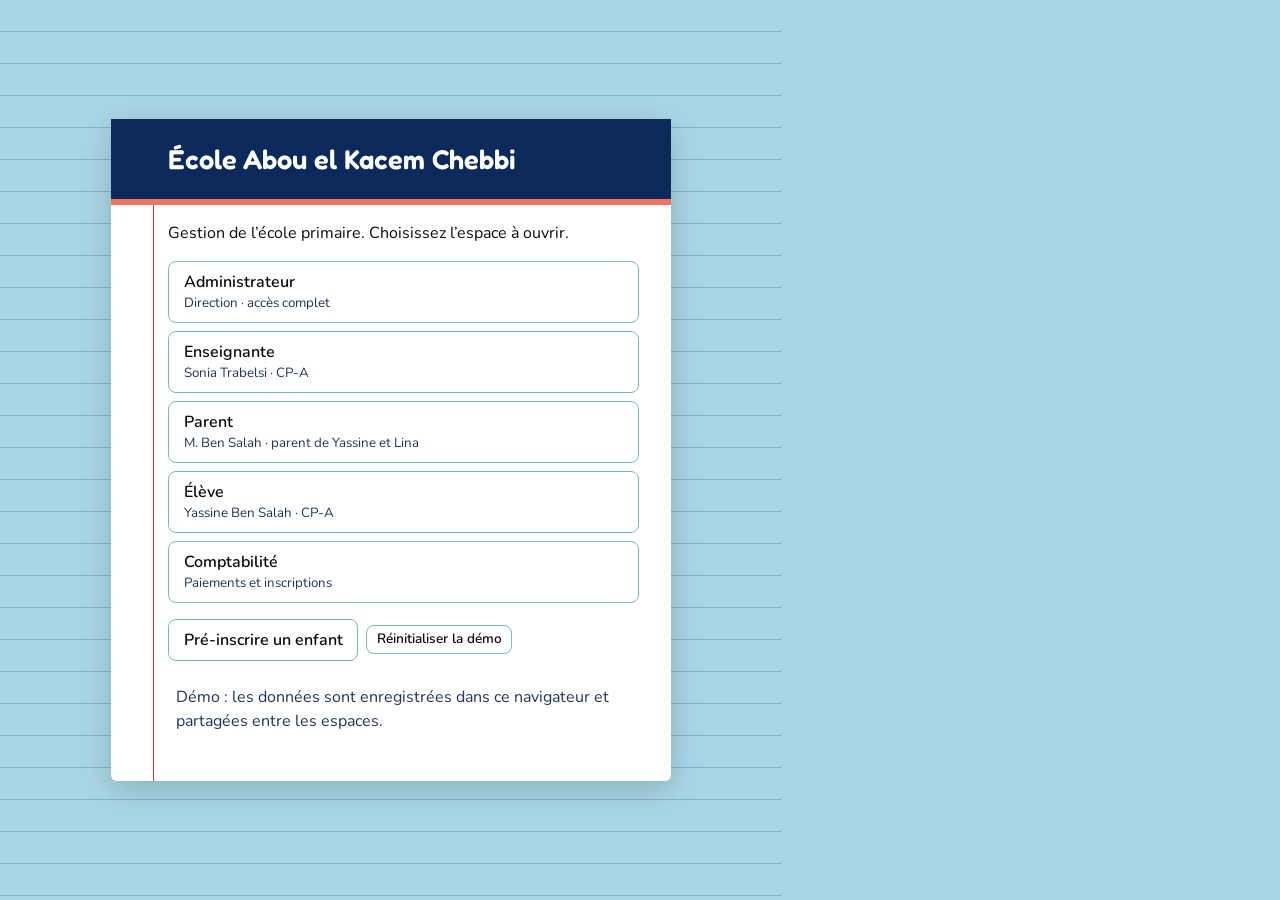
<file: BigDataAndCloud/index.html>
<!doctype html>
<html lang="fr">
<head>
<meta charset="utf-8">
<meta name="viewport" content="width=device-width, initial-scale=1, viewport-fit=cover">
<title>Accueil – École Abou el Kacem Chebbi</title>
<link href="https://fonts.googleapis.com/css2?family=Fredoka:wght@500;600&family=Nunito:wght@400;600;700&display=swap" rel="stylesheet">
<link rel="stylesheet" href="style2.css">
</head>
<body>
<div id="app"></div><div id="modal"></div><div id="toast" role="status"></div>
<script src="core.js"></script>
<script>
load();
const PAGES=[['admin.html','Administrateur','Direction · accès complet'],['enseignant.html','Enseignante','Sonia Trabelsi · CP-A'],['parent.html','Parent','M. Ben Salah · parent de Yassine et Lina'],['eleve.html','Élève','Yassine Ben Salah · CP-A'],['comptabilite.html','Comptabilité','Paiements et inscriptions']];
$('#app').innerHTML=`<div class=login><div class=sheet><h1>École Abou el Kacem Chebbi</h1><p>Gestion de l’école primaire. Choisissez l’espace à ouvrir.</p><div class=prof>${J(PAGES.map(p=>`<a class=btn href="${p[0]}" style="text-decoration:none">${p[1]}<small>${p[2]}</small></a>`))}</div><div class=ha><button class=btn onclick=pre()>Pré-inscrire un enfant</button><button class="btn sm" onclick=reset()>Réinitialiser la démo</button></div><p class=note>Démo : les données sont enregistrées dans ce navigateur et partagées entre les espaces.</p></div></div>`;
</script>
</body>
</html>
</file>
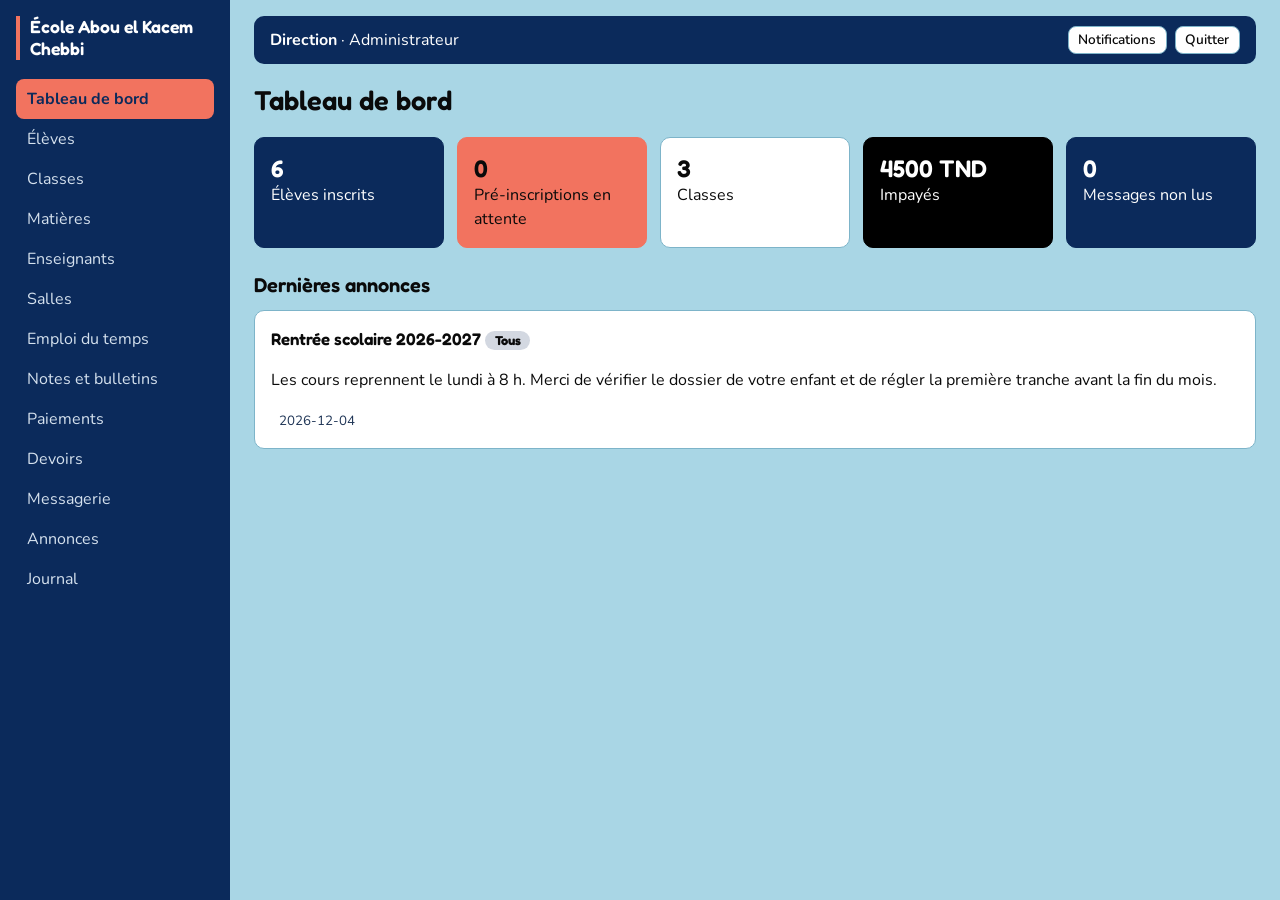
<file: BigDataAndCloud/admin.html>
<!doctype html>
<html lang="fr">
<head>
<meta charset="utf-8">
<meta name="viewport" content="width=device-width, initial-scale=1, viewport-fit=cover">
<title>Administrateur – École Abou el Kacem Chebbi</title>
<link href="https://fonts.googleapis.com/css2?family=Fredoka:wght@500;600&family=Nunito:wght@400;600;700&display=swap" rel="stylesheet">
<link rel="stylesheet" href="style2.css">
</head>
<body>
<div id="app"></div><div id="modal"></div><div id="toast" role="status"></div>
<script src="core.js"></script>
<script src="admin.js"></script>
</body>
</html>
</file>
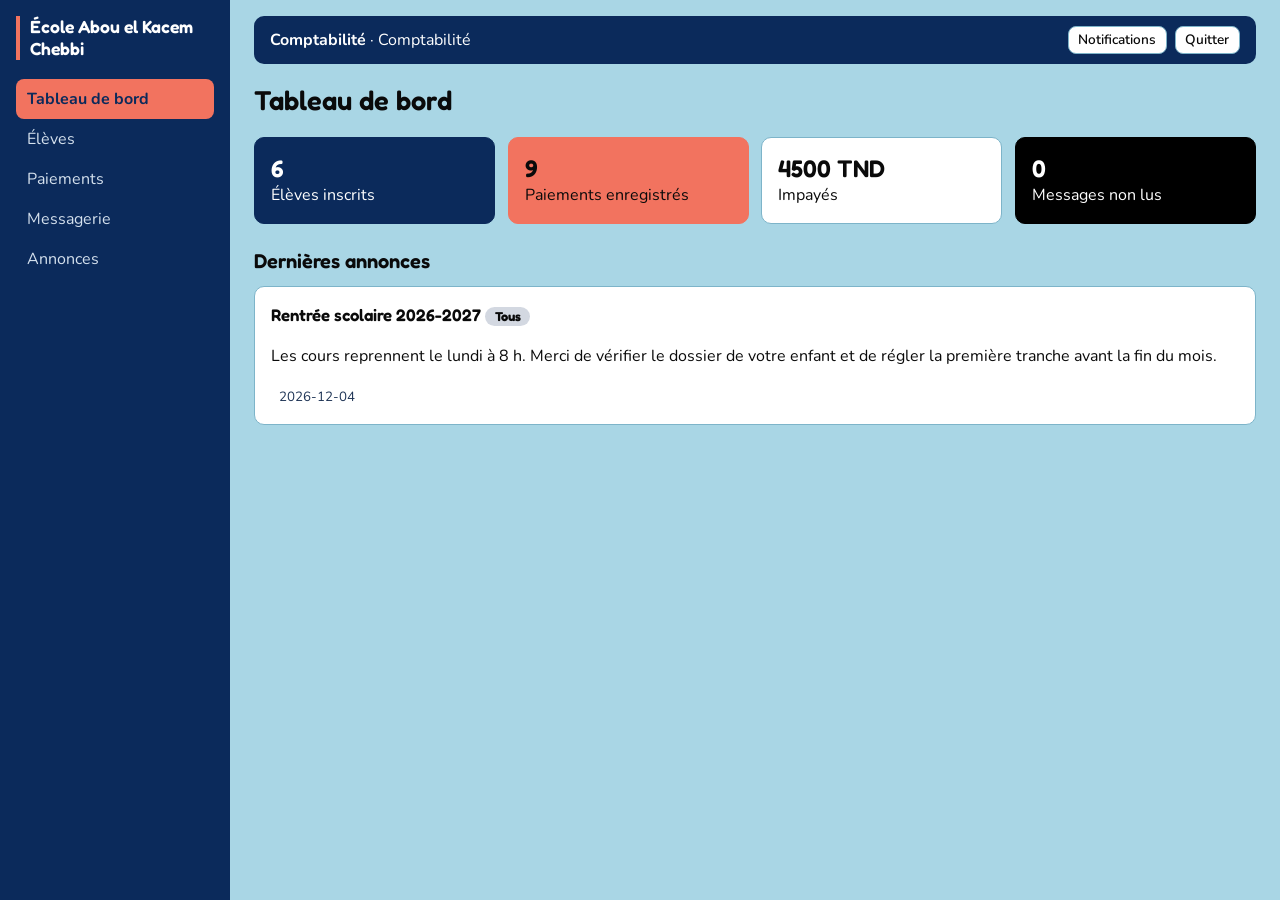
<file: BigDataAndCloud/comptabilite.html>
<!doctype html>
<html lang="fr">
<head>
<meta charset="utf-8">
<meta name="viewport" content="width=device-width, initial-scale=1, viewport-fit=cover">
<title>Comptabilité – École Abou el Kacem Chebbi</title>
<link href="https://fonts.googleapis.com/css2?family=Fredoka:wght@500;600&family=Nunito:wght@400;600;700&display=swap" rel="stylesheet">
<link rel="stylesheet" href="style2.css">
</head>
<body>
<div id="app"></div><div id="modal"></div><div id="toast" role="status"></div>
<script src="core.js"></script>
<script src="comptabilite.js"></script>
</body>
</html>
</file>
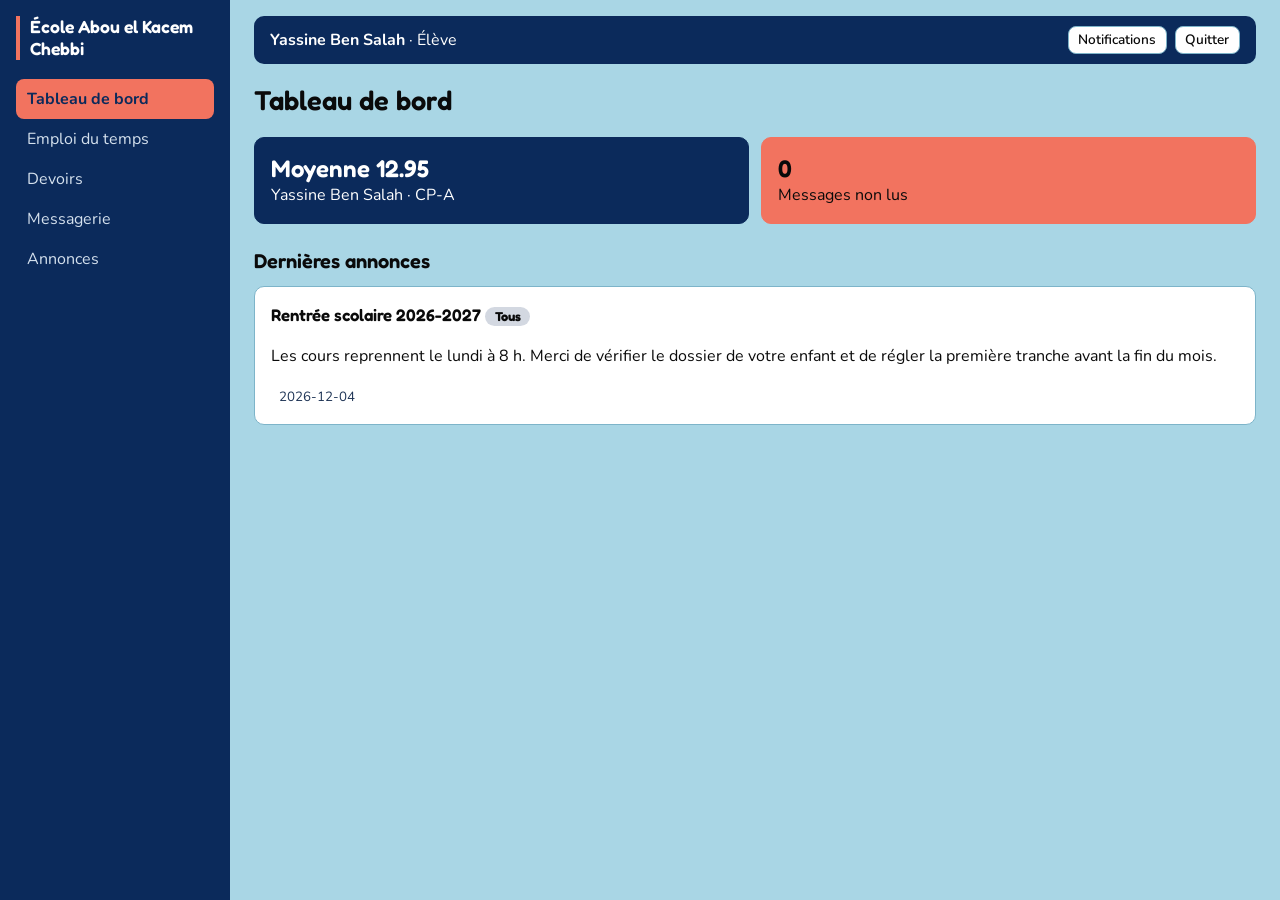
<file: BigDataAndCloud/eleve.html>
<!doctype html>
<html lang="fr">
<head>
<meta charset="utf-8">
<meta name="viewport" content="width=device-width, initial-scale=1, viewport-fit=cover">
<title>Élève – École Abou el Kacem Chebbi</title>
<link href="https://fonts.googleapis.com/css2?family=Fredoka:wght@500;600&family=Nunito:wght@400;600;700&display=swap" rel="stylesheet">
<link rel="stylesheet" href="style2.css">
</head>
<body>
<div id="app"></div><div id="modal"></div><div id="toast" role="status"></div>
<script src="core.js"></script>
<script src="eleve.js"></script>
</body>
</html>
</file>
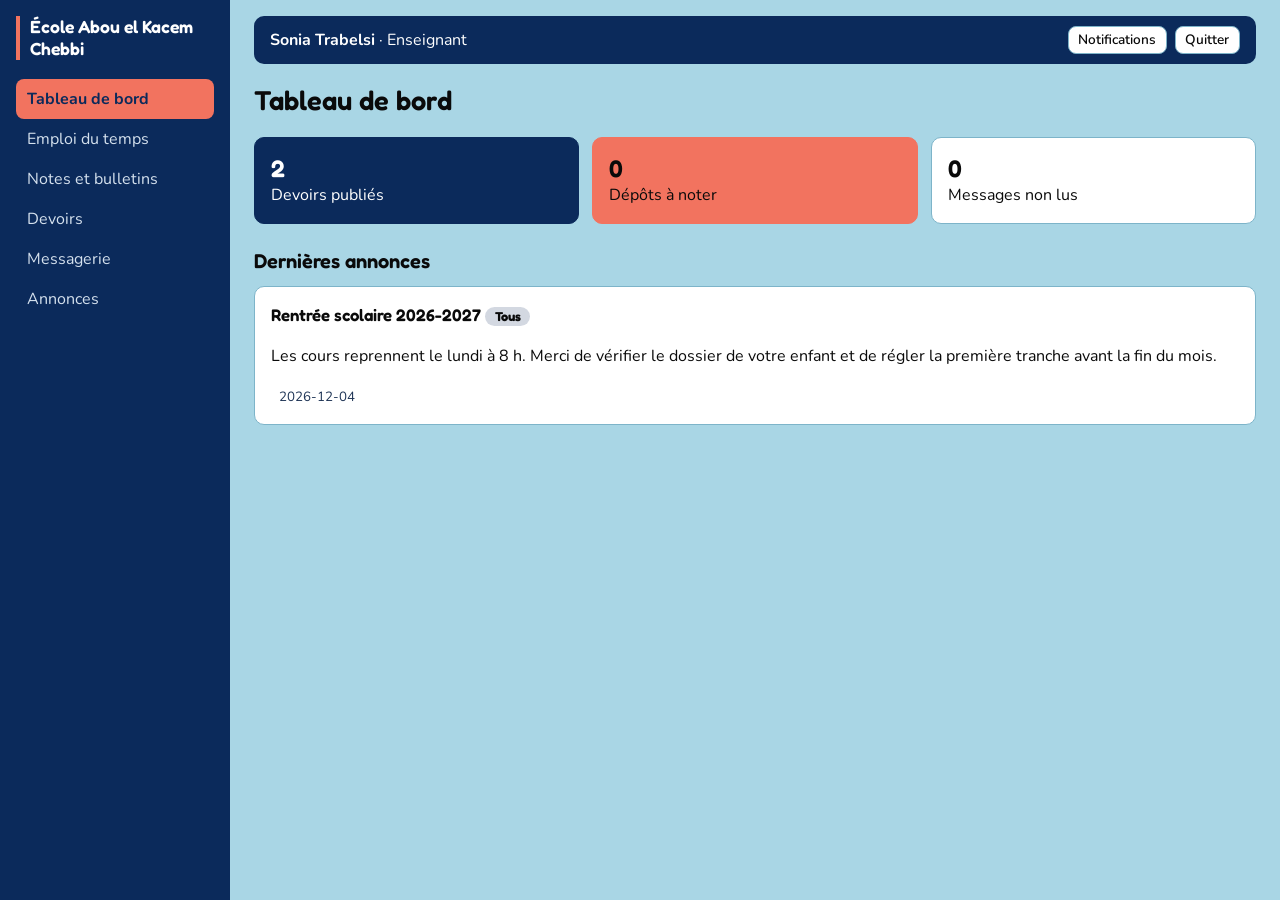
<file: BigDataAndCloud/enseignant.html>
<!doctype html>
<html lang="fr">
<head>
<meta charset="utf-8">
<meta name="viewport" content="width=device-width, initial-scale=1, viewport-fit=cover">
<title>Enseignant – École Abou el Kacem Chebbi</title>
<link href="https://fonts.googleapis.com/css2?family=Fredoka:wght@500;600&family=Nunito:wght@400;600;700&display=swap" rel="stylesheet">
<link rel="stylesheet" href="style2.css">
</head>
<body>
<div id="app"></div><div id="modal"></div><div id="toast" role="status"></div>
<script src="core.js"></script>
<script src="enseignant.js"></script>
</body>
</html>
</file>
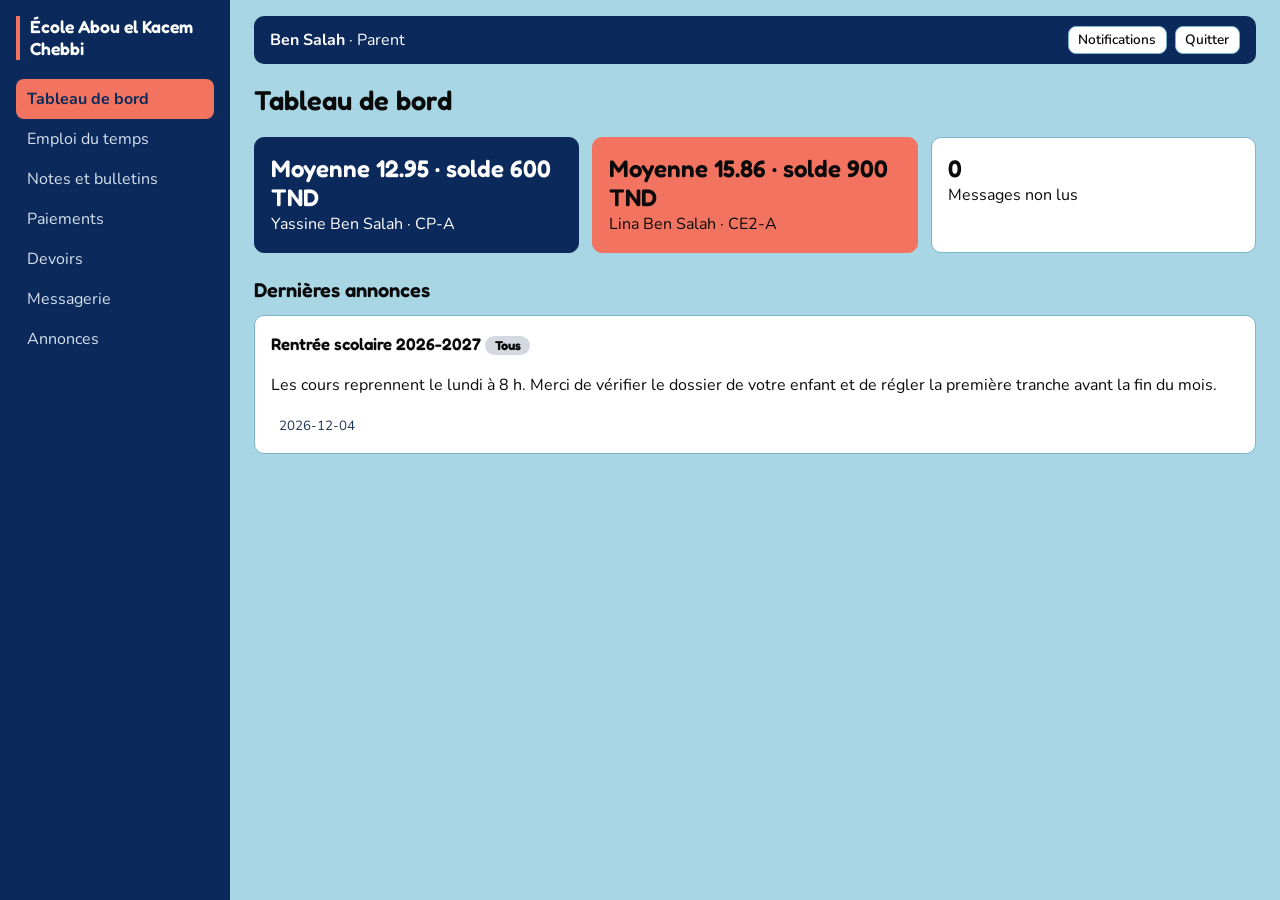
<file: BigDataAndCloud/parent.html>
<!doctype html>
<html lang="fr">
<head>
<meta charset="utf-8">
<meta name="viewport" content="width=device-width, initial-scale=1, viewport-fit=cover">
<title>Parent – École Abou el Kacem Chebbi</title>
<link href="https://fonts.googleapis.com/css2?family=Fredoka:wght@500;600&family=Nunito:wght@400;600;700&display=swap" rel="stylesheet">
<link rel="stylesheet" href="style2.css">
</head>
<body>
<div id="app"></div><div id="modal"></div><div id="toast" role="status"></div>
<script src="core.js"></script>
<script src="parent.js"></script>
</body>
</html>
</file>
<file: BigDataAndCloud/style2.css>
:root{--bg:#a9d6e5;--card:#ffffff;--tx:#0a0a0a;--mut:#1f3556;--teal:#0b2a5b;--pri:#0b2a5b;--sun:#f2735f;--red:#c13f2a;--line:#7db4c9;--side:#0b2a5b;--navy:#0b2a5b;color-scheme:light;box-sizing:border-box;padding-top:env(safe-area-inset-top,0px);padding-bottom:env(safe-area-inset-bottom,0px)}
@media(prefers-color-scheme:dark){:root:not([data-theme="light"]){--bg:#061633;--card:#0b2a5b;--tx:#ffffff;--mut:#a9d6e5;--teal:#a9d6e5;--pri:#2f63b8;--sun:#f2735f;--red:#f58f7e;--line:#24498a;--side:#000000;color-scheme:dark}}
:root[data-theme="dark"]{--bg:#061633;--card:#0b2a5b;--tx:#ffffff;--mut:#a9d6e5;--teal:#a9d6e5;--pri:#2f63b8;--sun:#f2735f;--red:#f58f7e;--line:#24498a;--side:#000000;color-scheme:dark}
html{scroll-padding-top:env(safe-area-inset-top,0px)}
*{box-sizing:border-box}
body{margin:0;background:var(--bg);color:var(--tx);font:16px/1.5 Nunito,system-ui,sans-serif}
h1,h2,h3,.brand{font-family:Fredoka,Nunito,sans-serif;font-weight:600;margin:0}
h1{font-size:1.7rem}h2{font-size:1.25rem;margin:1.4rem 0 .6rem}h3{font-size:1.05rem}
.btn{font:inherit;font-weight:600;padding:.5rem .9rem;border:1px solid var(--line);background:var(--card);color:var(--tx);border-radius:8px;cursor:pointer}
.btn.pri{background:var(--pri);border-color:var(--pri);color:#fff}.btn.sm{padding:.2rem .6rem;font-size:.85rem}.btn.danger{color:var(--red)}
:focus-visible{outline:3px solid var(--sun);outline-offset:2px}
#app{display:flex;min-height:100vh}
aside{width:230px;background:var(--side);color:#fff;padding:1rem;position:sticky;top:0;align-self:flex-start;min-height:100vh}
.brand{color:#fff;font-size:1.1rem;line-height:1.25;margin-bottom:1.2rem;padding-left:.6rem;border-left:4px solid var(--sun)}
nav a{display:block;color:#d5e1ee;text-decoration:none;padding:.5rem .7rem;border-radius:8px}nav a:hover{background:rgba(255,255,255,.1)}nav a.on{background:var(--sun);color:#0b2a5b;font-weight:700}
main{flex:1;min-width:0;padding:1rem 1.5rem}
header{display:flex;justify-content:space-between;align-items:center;gap:.5rem;flex-wrap:wrap;margin-bottom:1rem;color:var(--mut)}
.hd{display:flex;justify-content:space-between;align-items:center;gap:.7rem;flex-wrap:wrap;margin-bottom:1rem}.ha{display:flex;gap:.5rem;flex-wrap:wrap;align-items:center}
.card{background:var(--card);border:1px solid var(--line);border-radius:10px;padding:1rem;margin-bottom:.8rem}
.stats{display:grid;grid-template-columns:repeat(auto-fit,minmax(190px,1fr));gap:.8rem}.stats .card{margin:0}.stats b{display:block;font:600 1.5rem Fredoka,sans-serif;color:var(--teal)}.stats span{color:var(--mut)}
.tw{overflow-x:auto;background:var(--card);border:1px solid var(--line);border-radius:10px;margin-bottom:.8rem}
table{border-collapse:collapse;width:100%}th,td{padding:.55rem .75rem;text-align:left;border-bottom:1px solid var(--line);vertical-align:top}th{font-weight:700;color:var(--mut);font-size:.9rem}
.ra{white-space:nowrap;text-align:right}
input,select,textarea{font:inherit;padding:.45rem .6rem;border:1px solid var(--line);border-radius:8px;background:var(--bg);color:var(--tx);width:100%}
.ha input,.ha select{width:auto}
label{display:block;margin-bottom:.7rem;font-weight:600;font-size:.92rem}label input,label select,label textarea{margin-top:.2rem;font-weight:400}
.ov{position:fixed;inset:0;background:rgba(10,20,32,.55);display:flex;align-items:flex-start;justify-content:center;overflow:auto;padding:2rem 1rem;z-index:20}
.md{background:var(--card);border-radius:12px;padding:1.3rem;width:min(760px,100%)}
.act{display:flex;gap:.5rem;justify-content:flex-end;margin-top:1rem;flex-wrap:wrap}.err{color:var(--red);font-weight:600;margin:0}
.tag{display:inline-block;padding:0 .6rem;border-radius:99px;font-size:.8rem;font-weight:700;background:color-mix(in srgb,var(--teal) 18%,transparent)}.tag.bad{background:color-mix(in srgb,var(--red) 20%,transparent);color:var(--red)}
.week{display:grid;grid-template-columns:repeat(auto-fit,minmax(210px,1fr));gap:.7rem}.day{background:var(--card);border:1px solid var(--line);border-radius:10px;padding:.7rem}
.slot{border-left:4px solid var(--sun);padding:.3rem .6rem;margin:.5rem 0;background:var(--bg);border-radius:0 8px 8px 0}.slot small{display:block;color:var(--mut)}
.msg{display:flex;gap:1rem;padding:.7rem 1rem;background:var(--card);border:1px solid var(--line);border-radius:10px;margin-bottom:.4rem;cursor:pointer;flex-wrap:wrap}.msg.new{border-left:5px solid var(--teal);font-weight:700}.msg span{flex:1;color:var(--mut)}
.tabs{display:flex;gap:.4rem;margin-bottom:.8rem;flex-wrap:wrap}.tabs .on{background:var(--sun);color:#0b2a5b;border-color:var(--sun)}
.empty,.note{color:var(--mut);padding:.5rem}.kid{margin:.3rem 0}
.login{min-height:100vh;display:grid;place-items:center;padding:1rem;background:repeating-linear-gradient(var(--bg) 0 31px,var(--line) 31px 32px)}
.sheet{background-color:var(--card);width:min(560px,100%);padding:2rem 2rem 1.5rem 3.6rem;border-radius:6px;box-shadow:0 8px 30px rgba(0,0,0,.18);background-image:linear-gradient(90deg,transparent 2.6rem,var(--red) 2.6rem 2.7rem,transparent 2.7rem)}
.prof{display:grid;gap:.5rem;margin:1rem 0}.prof .btn{text-align:left}.prof small{display:block;color:var(--mut);font-weight:400}
#toast{position:fixed;bottom:calc(1rem + env(safe-area-inset-bottom,0px));left:50%;transform:translateX(-50%);background:#0b2a5b;color:#fff;padding:.6rem 1rem;border-radius:8px;z-index:40;display:none}#toast.bad{background:#c13f2a}
header{background:#0b2a5b;color:#fff;padding:.6rem 1rem;border-radius:10px}
.stats .card:nth-child(4n+1){background:#0b2a5b;color:#fff;border-color:#0b2a5b}
.stats .card:nth-child(4n+2){background:#f2735f;color:#0a0a0a;border-color:#f2735f}
.stats .card:nth-child(4n+3){background:#fff;color:#0a0a0a}
.stats .card:nth-child(4n){background:#000;color:#fff;border-color:#000}
.stats .card b,.stats .card span{color:inherit}
th{background:#0b2a5b;color:#fff}
.day h3{background:#0b2a5b;color:#fff;margin:-.7rem -.7rem .4rem;padding:.5rem .7rem;border-radius:9px 9px 0 0}
.day:nth-child(even) h3{background:#f2735f;color:#0a0a0a}
.day:nth-child(even) .slot{border-left-color:#0b2a5b}
.sheet h1{background:#0b2a5b;color:#fff;margin:-2rem -2rem 1rem -3.6rem;padding:1.2rem 2rem 1.2rem 3.6rem;border-bottom:6px solid #f2735f}
@media(max-width:800px){#app{display:block}aside{width:auto;min-height:0;position:static;padding:.7rem}nav{display:flex;overflow-x:auto;gap:.3rem}nav a{white-space:nowrap}main{padding:1rem}.brand{margin-bottom:.6rem}.sheet{padding-left:3.2rem}}
@media print{#app{display:none}.ov{position:static;background:none;padding:0}.md{width:100%}.act{display:none}}
</file>
